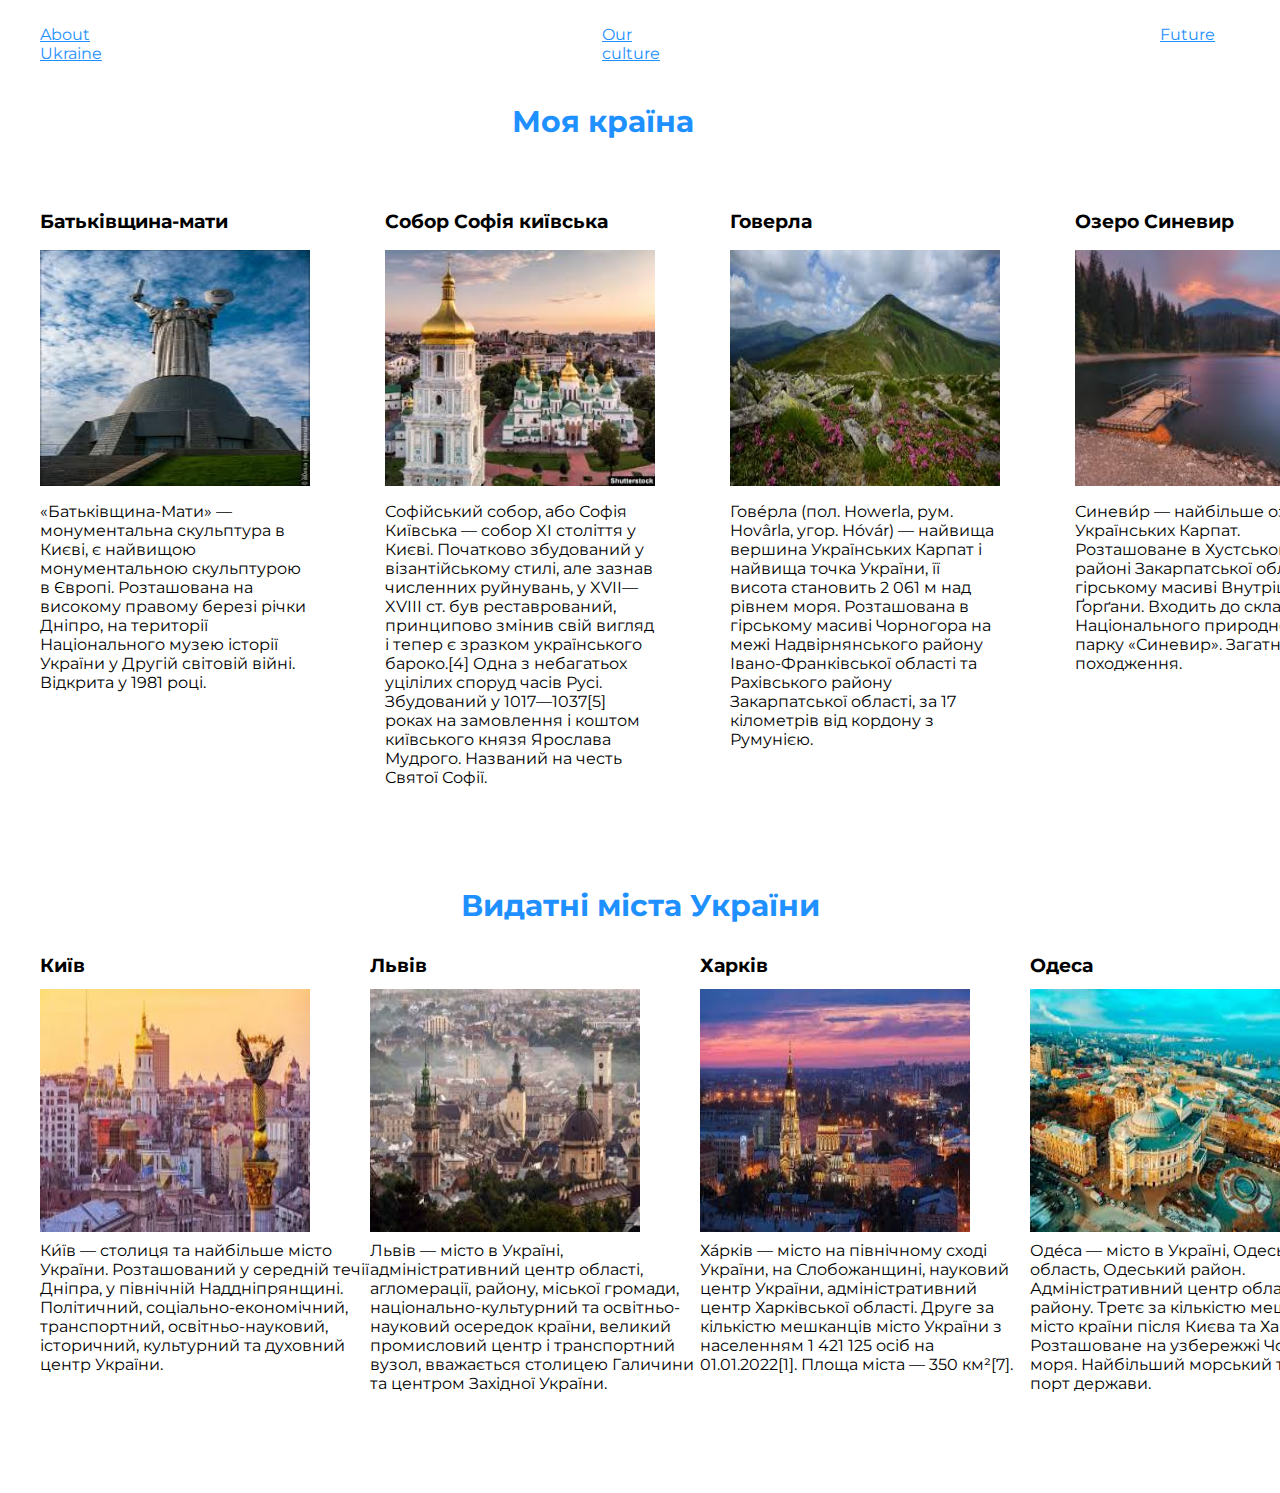
<file: index.html>
<!DOCTYPE html>
<html lang="en">
  <head>
    <meta charset="UTF-8" />
    <meta name="viewport" content="width=device-width, initial-scale=1.0" />
    <link rel="preconnect" href="https://fonts.googleapis.com" />
    <link rel="preconnect" href="https://fonts.gstatic.com" crossorigin />
    <link
      href="https://fonts.googleapis.com/css2?family=Montserrat:ital,wght@0,100..900;1,100..900&family=Raleway:ital,wght@0,100..900;1,100..900&family=Roboto:ital,wght@0,100..900;1,100..900&display=swap"
      rel="stylesheet"
    />
    <link rel="stylesheet" href="./reset.css" />
    <link rel="stylesheet" href="./style.css" />
    <title>Document</title>
  </head>
  <body>
    <header class="header">
      <div class="container qwe">
        <nav class="header-nav">
          <ul class="nav-ul">
            <li class="nav-li">
              <a class="nav-a" href="./index.html">About Ukraine</a>
            </li>
            <li class="nav-li">
              <a class="nav-a" href="./culture.html">Our culture</a>
            </li>
            <li class="nav-li">
              <a class="nav-a" href="./future.html">Future</a>
            </li>
          </ul>
        </nav>
      </div>
    </header>
    <main class="main">
      <div class="container">
        <section class="about">
          <h1 class="main-h1">Моя країна</h1>
          <ul class="main-ul">
            <li class="about">
              <h3 class="about-h3">Батьківщина-мати</h3>
              <img
                class="about-img"
                src="[data-uri]"
                alt=""
              />
              <p class="about-p">
                «Батьківщина-Мати» — монументальна скульптура в Києві, є
                найвищою монументальною скульптурою в Європі. Розташована на
                високому правому березі річки Дніпро, на території Національного
                музею історії України у Другій світовій війні. Відкрита у 1981
                році.
              </p>
            </li>
            <li class="about">
              <h3 class="about-h3">Собор Софія київська</h3>
              <img
                class="about-img"
                src="[data-uri]"
                alt=""
              />
              <p class="about-p">
                Софійський собор, або Софія Київська — собор XI століття у
                Києві. Початково збудований у візантійському стилі, але зазнав
                численних руйнувань, у XVII—XVIII ст. був реставрований,
                принципово змінив свій вигляд і тепер є зразком українського
                бароко.[4] Одна з небагатьох уцілілих споруд часів Русі.
                Збудований у 1017—1037[5] роках на замовлення і коштом
                київського князя Ярослава Мудрого. Названий на честь Святої
                Софії.
              </p>
            </li>
            <li class="about">
              <h3 class="about-h3">Говерла</h3>
              <img
                class="about-img"
                src="[data-uri]"
                alt=""
              />
              <p class="about-p">
                Гове́рла (пол. Howerla, рум. Hovârla, угор. Hóvár) — найвища
                вершина Українських Карпат і найвища точка України, її висота
                становить 2 061 м над рівнем моря. Розташована в гірському
                масиві Чорногора на межі Надвірнянського району
                Івано-Франківської області та Рахівського району Закарпатської
                області, за 17 кілометрів від кордону з Румунією.
              </p>
            </li>
            <li class="about">
              <h3 class="about-h3">Озеро Синевир</h3>
              <img
                class="about-img"
                src="[data-uri]"
                alt=""
              />
              <p class="about-p">
                Синеви́р — найбільше озеро Українських Карпат. Розташоване в
                Хустському районі Закарпатської області, у гірському масиві
                Внутрішні Ґорґани. Входить до складу Національного природного
                парку «Синевир». Загатного походження.
              </p>
            </li>
          </ul>
        </section>
        <section class="places">
          <h1 class="places-1">Видатні міста України</h1>
          <ul class="places-ul">
            <li class="places-li">
              <h3 class="places-h3">Київ</h3>
              <img
                class="places-img"
                src="[data-uri]"
                alt=""
              />
              <p class="places-p">
                Ки́їв — столиця та найбільше місто України. Розташований у
                середній течії Дніпра, у північній Наддніпрянщині. Політичний,
                соціально-економічний, транспортний, освітньо-науковий,
                історичний, культурний та духовний центр України.
              </p>
            </li>
            <li class="places-li">
              <h3 class="places-h3">Львів</h3>
              <img
                class="places-img"
                src="[data-uri]"
                alt=""
              />
              <p class="places-p">
                Львів — місто в Україні, адміністративний центр області,
                агломерації, району, міської громади, національно-культурний та
                освітньо-науковий осередок країни, великий промисловий центр і
                транспортний вузол, вважається столицею Галичини та центром
                Західної України.
              </p>
            </li>
            <li class="places-li">
              <h3 class="places-h3">Харків</h3>
              <img
                class="places-img"
                src="[data-uri]"
                alt=""
              />
              <p class="places-p">
                Ха́рків — місто на північному сході України, на Слобожанщині,
                науковий центр України, адміністративний центр Харківської
                області. Друге за кількістю мешканців місто України з населенням
                1 421 125 осіб на 01.01.2022[1]. Площа міста — 350 км²[7].
              </p>
            </li>
            <li class="places-li">
              <h3 class="places-h3">Одеса</h3>
              <img
                class="places-img"
                src="[data-uri]"
                alt=""
              />
              <p class="places-p">
                Оде́са — місто в Україні, Одеська область, Одеський район.
                Адміністративний центр області та району. Третє за кількістю
                мешканців місто країни після Києва та Харкова. Розташоване на
                узбережжі Чорного моря. Найбільший морський торговий порт
                держави.
              </p>
            </li>
          </ul>
        </section>
      </div>
    </main>
  </body>
</html>
</file>
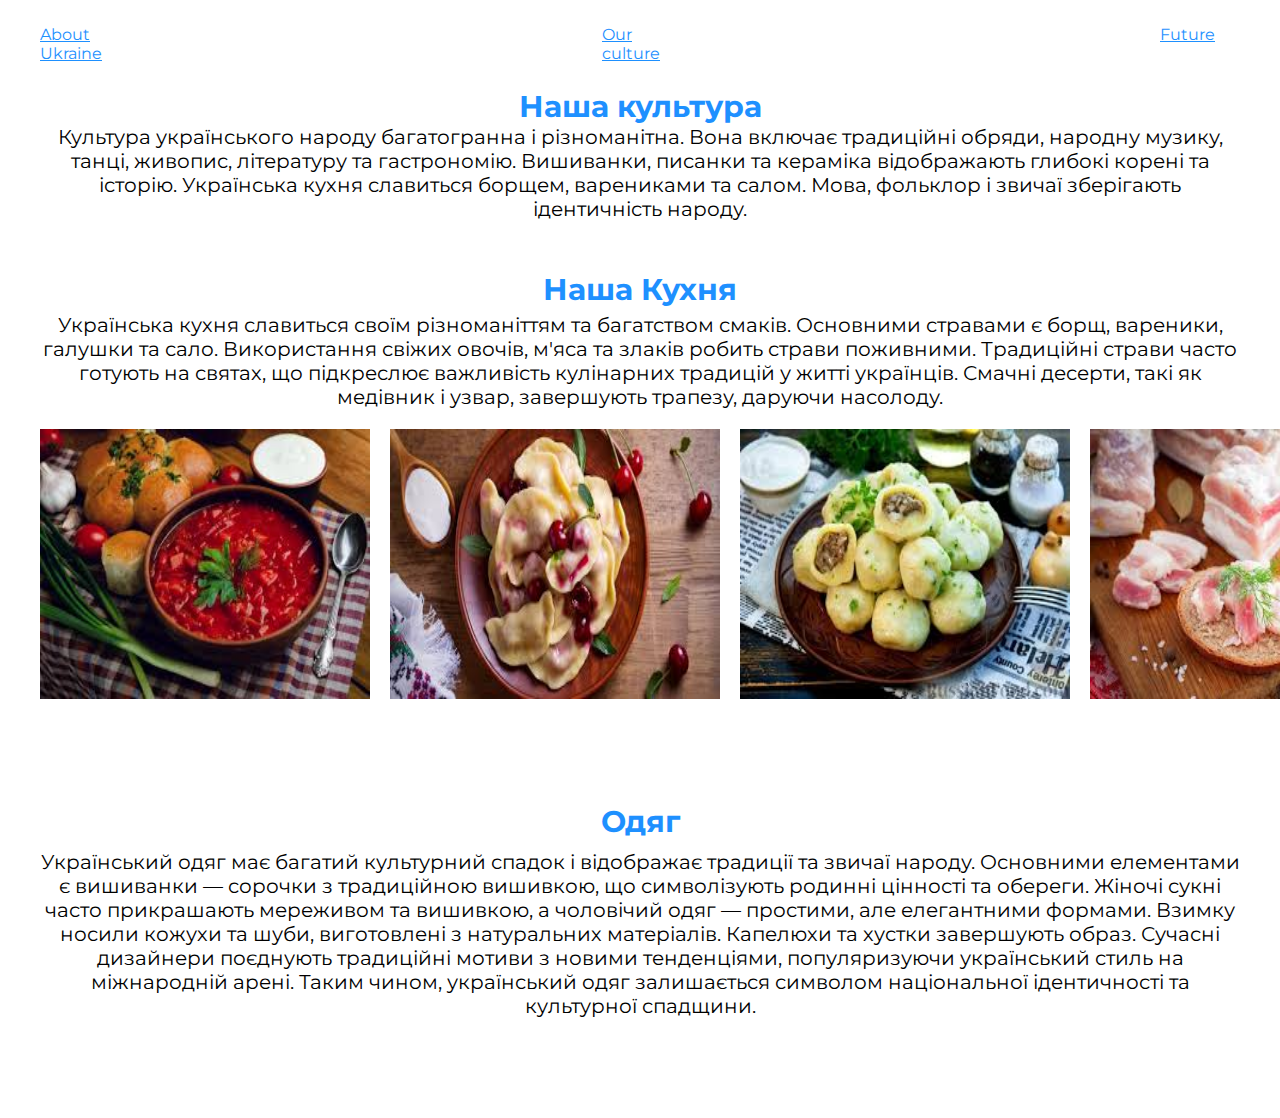
<file: culture.html>
<!DOCTYPE html>
<html lang="en">
  <head>
    <meta charset="UTF-8" />
    <meta name="viewport" content="width=device-width, initial-scale=1.0" />
    <link rel="preconnect" href="https://fonts.googleapis.com" />
    <link rel="preconnect" href="https://fonts.gstatic.com" crossorigin />
    <link
      href="https://fonts.googleapis.com/css2?family=Montserrat:ital,wght@0,100..900;1,100..900&family=Raleway:ital,wght@0,100..900;1,100..900&family=Roboto:ital,wght@0,100..900;1,100..900&display=swap"
      rel="stylesheet"
    />
    <link rel="stylesheet" href="./reset.css" />
    <link rel="stylesheet" href="./style2.css" />
    <title>Document</title>
  </head>
  <body>
    <header class="header">
      <div class="container qwe">
        <nav class="header-nav">
          <ul class="nav-ul">
            <li class="nav-li">
              <a class="nav-a" href="./index.html">About Ukraine</a>
            </li>
            <li class="nav-li">
              <a class="nav-a" href="./culture.html">Our culture</a>
            </li>
            <li class="nav-li">
              <a class="nav-a" href="./future.html">Future</a>
            </li>
          </ul>
        </nav>
      </div>
    </header>
    <main class="main">
      <div class="container">
        <section class="culture">
          <h1 class="culture-h1">Наша культура</h1>
          <p class="culture-p">
            Культура українського народу багатогранна і різноманітна. Вона
            включає традиційні обряди, народну музику, танці, живопис,
            літературу та гастрономію. Вишиванки, писанки та кераміка
            відображають глибокі корені та історію. Українська кухня славиться
            борщем, варениками та салом. Мова, фольклор і звичаї зберігають
            ідентичність народу.
          </p>
        </section>
        <section class="kuhnia">
          <h1 class="kuhnia-h1">Наша Кухня</h1>
          <p class="kuhnia-p">
            Українська кухня славиться своїм різноманіттям та багатством смаків.
            Основними стравами є борщ, вареники, галушки та сало. Використання
            свіжих овочів, м'яса та злаків робить страви поживними. Традиційні
            страви часто готують на святах, що підкреслює важливість кулінарних
            традицій у житті українців. Смачні десерти, такі як медівник і
            узвар, завершують трапезу, даруючи насолоду.
          </p>
          <ul class="kuhnia-ul">
            <li class="kuhnia-li">
              <img
                class="kuhnia-img"
                src="[data-uri]"
                alt=""
              />
            </li>
            <li class="kuhnia-li">
              <img
                class="kuhnia-img"
                src="[data-uri]"
                alt=""
              />
            </li>
            <li class="kuhnia-li">
              <img
                class="kuhnia-img"
                src="[data-uri]"
                alt=""
              />
            </li>
            <li class="kuhnia-li">
              <img
                class="kuhnia-img"
                src="[data-uri]"
                alt=""
              />
            </li>
          </ul>
        </section>
        <section class="odiag">
          <h1 class="odiag-h1">Одяг</h1>
          <p class="odiag-p">
            Український одяг має багатий культурний спадок і відображає традиції
            та звичаї народу. Основними елементами є вишиванки — сорочки з
            традиційною вишивкою, що символізують родинні цінності та обереги.
            Жіночі сукні часто прикрашають мереживом та вишивкою, а чоловічий
            одяг — простими, але елегантними формами. Взимку носили кожухи та
            шуби, виготовлені з натуральних матеріалів. Капелюхи та хустки
            завершують образ. Сучасні дизайнери поєднують традиційні мотиви з
            новими тенденціями, популяризуючи український стиль на міжнародній
            арені. Таким чином, український одяг залишається символом
            національної ідентичності та культурної спадщини.
          </p>
        </section>
      </div>
    </main>
  </body>
</html>
</file>
<file: style.css>
.nav-ul {
  display: flex;
  list-style: none;
  font-family: "Montserrat";
  padding-top: 25px;
  padding-bottom: 25px;
}
.nav-a {
  margin-right: 500px;
  color: dodgerblue;
}
.container {
  width: 1230px;
  padding: 0 15px;
  margin: 0 auto;
}
.qwe {
  display: flex;
}
.main-ul {
  display: flex;
  list-style: none;
  font-family: "Montserrat";
  padding-top: 50px;
  padding-bottom: 100px;
}
.about-img {
  width: 270px;
  height: 260px;
  padding-top: 12px;
  padding-bottom: 12px;
}
.main-h1 {
  text-align: center;
  font-family: "Montserrat";
  font-size: 30px;
  color: dodgerblue;
  padding-top: 15px;
  padding-bottom: 15px;
}
.about {
  margin-right: 75px;
}
.about-h3 {
  padding-top: 5px;
  padding-bottom: 5px;
}
.places-ul {
  display: flex;
  list-style: none;
  font-family: "Montserrat";
  padding-bottom: 100px;
}
.places-1 {
  text-align: center;
  font-family: "Montserrat";
  font-size: 30px;
  color: dodgerblue;
  padding-bottom: 30px;
}
.places-img {
  width: 270px;
  height: 260px;
  margin-right: 60px;
  padding-top: 12px;
  padding-bottom: 5px;
}
</file>
<file: style2.css>
.nav-ul {
  display: flex;
  list-style: none;
  font-family: "Montserrat";
  padding-top: 25px;
  padding-bottom: 25px;
}
.nav-a {
  margin-right: 500px;
  color: dodgerblue;
}
.container {
  width: 1230px;
  padding: 0 15px;
  margin: 0 auto;
}
.qwe {
  display: flex;
}
.culture-p {
  text-align: center;
  font-family: "Montserrat";
  font-size: 20px;
}
.culture-h1 {
  text-align: center;
  font-family: "montserrat";
  font-size: 30px;
  color: dodgerblue;
}
.kuhnia-h1 {
  text-align: center;
  font-family: "Montserrat";
  font-size: 30px;
  color: dodgerblue;
  padding-top: 50px;
}
.kuhnia-p {
  text-align: center;
  font-family: "Montserrat";
  font-size: 20px;
  padding-top: 5px;
  padding-bottom: 10px;
}
.kuhnia-ul {
  display: flex;
  list-style: none;
  padding-top: 10px;
  padding-bottom: 100px;
}
.kuhnia-img {
  width: 330px;
  height: 270px;
  margin-right: 20px;
}
.odiag-h1 {
  text-align: center;
  font-family: "Montserrat";
  font-size: 30px;
  padding-bottom: 10px;
  color: dodgerblue;
}
.odiag-p {
  text-align: center;
  font-family: "Montserrat";
  font-size: 20px;
  padding-bottom: 100px;
}
</file>
